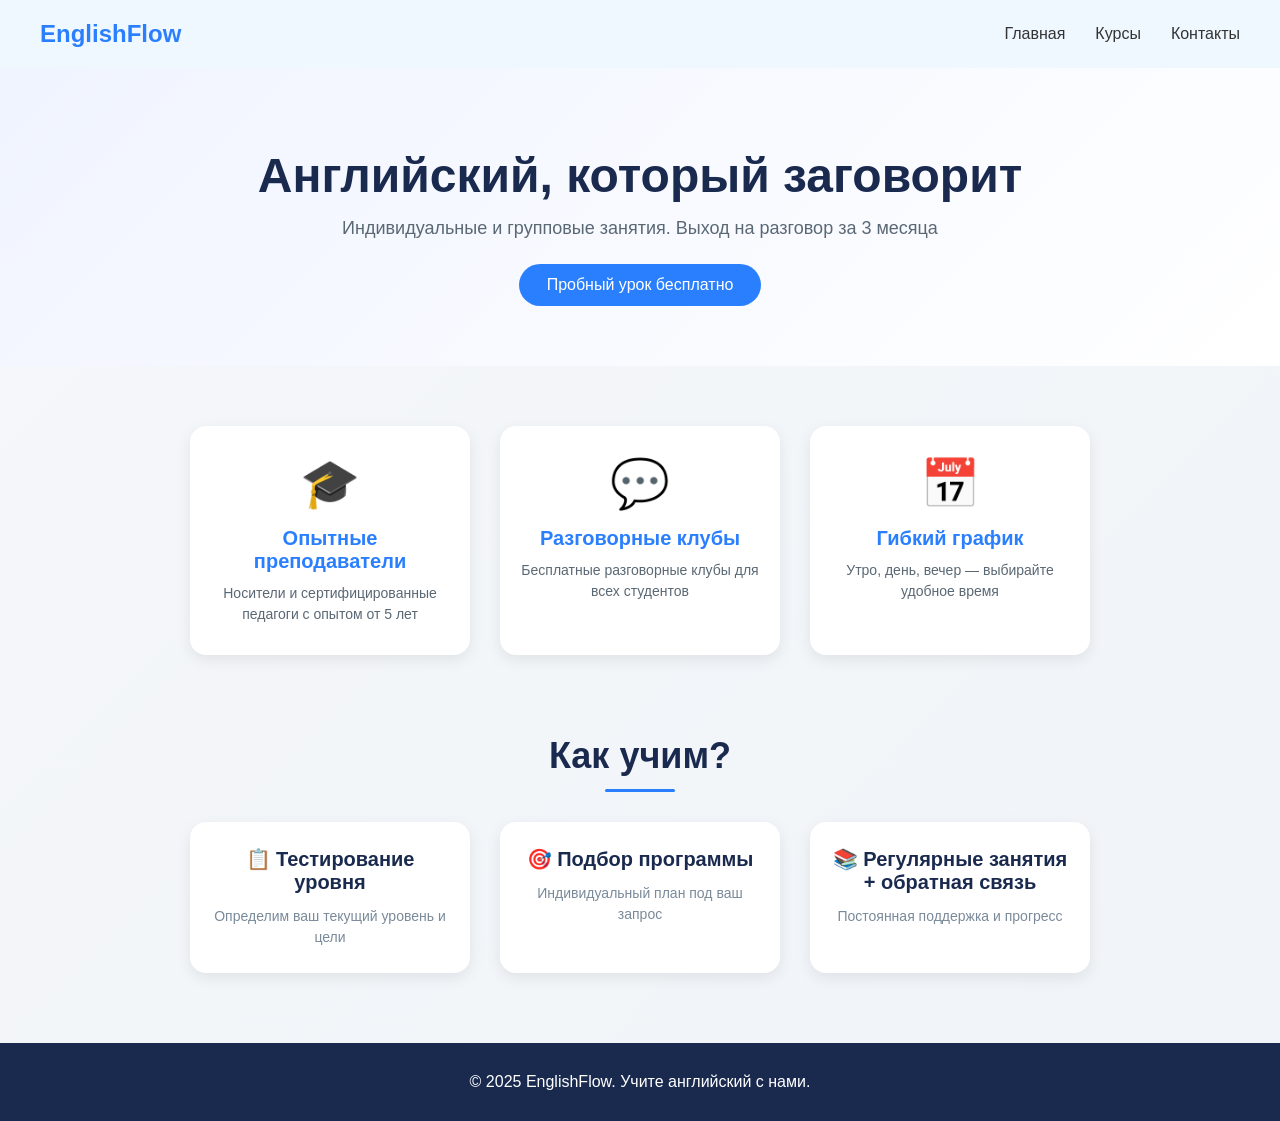
<file: index.html>
<!DOCTYPE html>
<html lang="ru">
<head>
    <meta charset="UTF-8">
    <title>EnglishFlow - обучение английскому</title>
    <link rel="icon" href="icon.ico" type="image/x-icon">
    <link href="style.css" rel="stylesheet"
</head>
<body>

<header>
    <div class="logo">EnglishFlow
    <a href="#"></a>
    </div>
    <nav>
        <ul>
            <li><a href="#">Главная</a></li>
            <li><a href="courses.html">Курсы</a></li>
            <li><a href="contacts.html">Контакты</a></li>
        </ul>
    </nav>
</header>

<section class="hero">
    <h1>Английский, который заговорит</h1>
    <p>Индивидуальные и групповые занятия. Выход на разговор за 3 месяца</p>
    <button class="btn">Пробный урок бесплатно</button>
</section>

<!-- БЛОК ПРЕИМУЩЕСТВ (сверху) -->
<div class="advantages">
    <div class="advantage-card">
        <div class="advantage-icon">🎓</div>
        <h3>Опытные преподаватели</h3>
        <p>Носители и сертифицированные педагоги с опытом от 5 лет</p>
    </div>
    <div class="advantage-card">
        <div class="advantage-icon">💬</div>
        <h3>Разговорные клубы</h3>
        <p>Бесплатные разговорные клубы для всех студентов</p>
    </div>
    <div class="advantage-card">
        <div class="advantage-icon">📅</div>
        <h3>Гибкий график</h3>
        <p>Утро, день, вечер — выбирайте удобное время</p>
    </div>
</div>

<!-- ЗАГОЛОВОК "КАК УЧИМ?" (теперь он под преимуществами) -->
<h2 class="how-title">Как учим?</h2>

<!-- БЛОК "КАК УЧИМ?" (3 шага) -->
<div class="steps">
    <div class="step-card">
        <h3>📋 Тестирование уровня</h3>
        <p>Определим ваш текущий уровень и цели</p>
    </div>
    <div class="step-card">
        <h3>🎯 Подбор программы</h3>
        <p>Индивидуальный план под ваш запрос</p>
    </div>
    <div class="step-card">
        <h3>📚 Регулярные занятия + обратная связь</h3>
        <p>Постоянная поддержка и прогресс</p>
    </div>
</div>

<footer>
    <p>© 2025 EnglishFlow. Учите английский с нами.</p>
</footer>

</body>
</html>
</file>
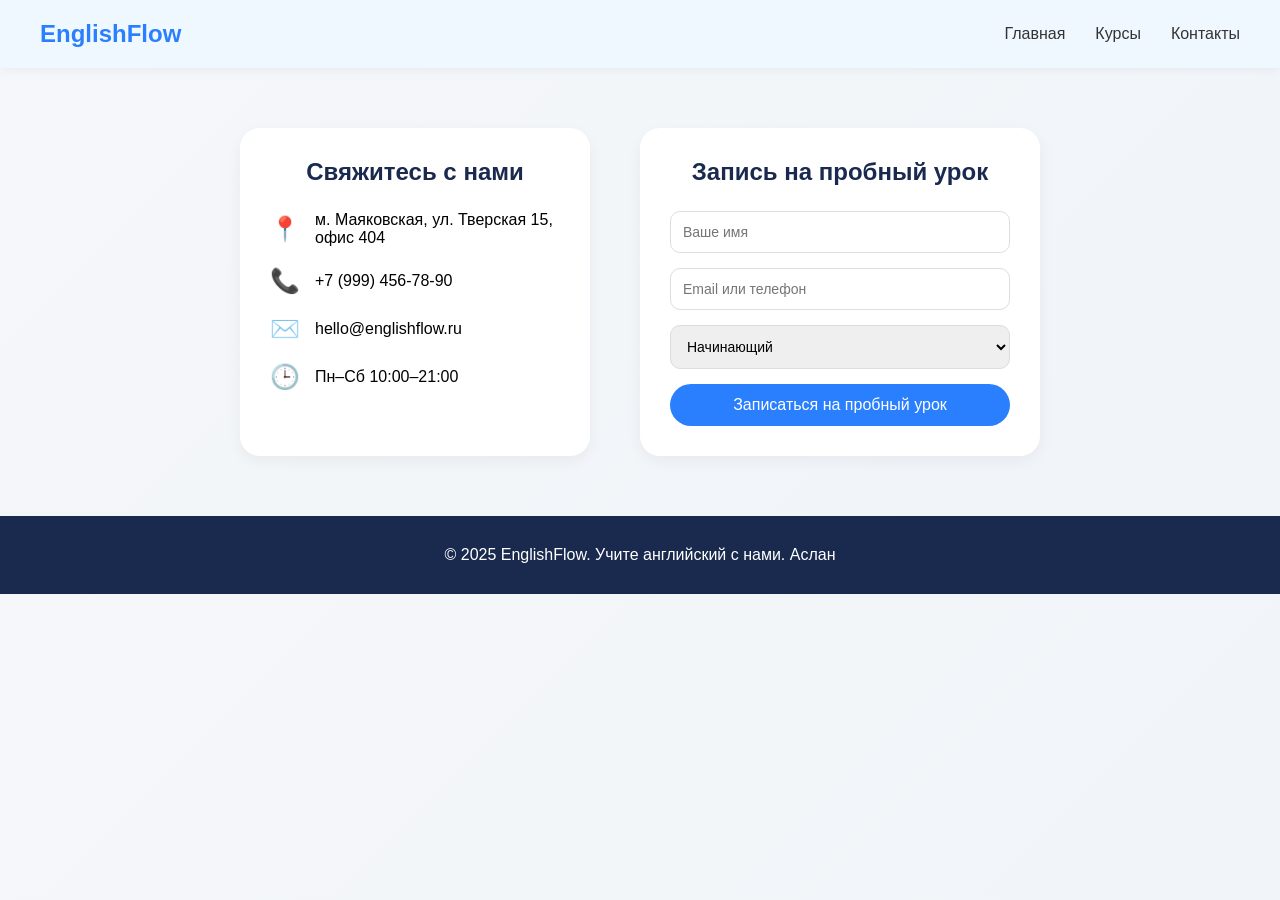
<file: contacts.html>
<!DOCTYPE html>
<html lang="ru">
<head>
    <meta charset="UTF-8">
    <title>Контакты | EnglishFlow</title>
    <link rel="stylesheet" href="style.css">
    <link rel="stylesheet" href="contacts.css">
</head>
<body>

<header>
    <div class="logo">EnglishFlow</div>
    <nav>
        <ul>
            <li><a href="index.html">Главная</a></li>
            <li><a href="courses.html">Курсы</a></li>
            <li><a href="contacts.html">Контакты</a></li>
        </ul>
    </nav>
</header>

<section class="contacts-page">
    <div class="contacts-info">
        <h2>Свяжитесь с нами</h2>
        
        <div class="info-item">
            <span class="icon">📍</span>
            <p>м. Маяковская, ул. Тверская 15, офис 404</p>
        </div>
        
        <div class="info-item">
            <span class="icon">📞</span>
            <p>+7 (999) 456-78-90</p>
        </div>
        
        <div class="info-item">
            <span class="icon">✉️</span>
            <p>hello@englishflow.ru</p>
        </div>
        
        <div class="info-item">
            <span class="icon">🕒</span>
            <p>Пн–Сб 10:00–21:00</p>
        </div>
    </div>

    <div class="contact-form">
        <h2>Запись на пробный урок</h2>
        <form>
            <input type="text" placeholder="Ваше имя" required>
            <input type="email" placeholder="Email или телефон" required>
            <select>
                <option>Начинающий</option>
                <option>Средний</option>
                <option>Продвинутый</option>
            </select>
            <button type="submit" class="btn">Записаться на пробный урок</button>
        </form>
    </div>
</section>

<footer>
    <p>© 2025 EnglishFlow. Учите английский с нами. Аслан</p>
</footer>

</body>
</html>
</file>
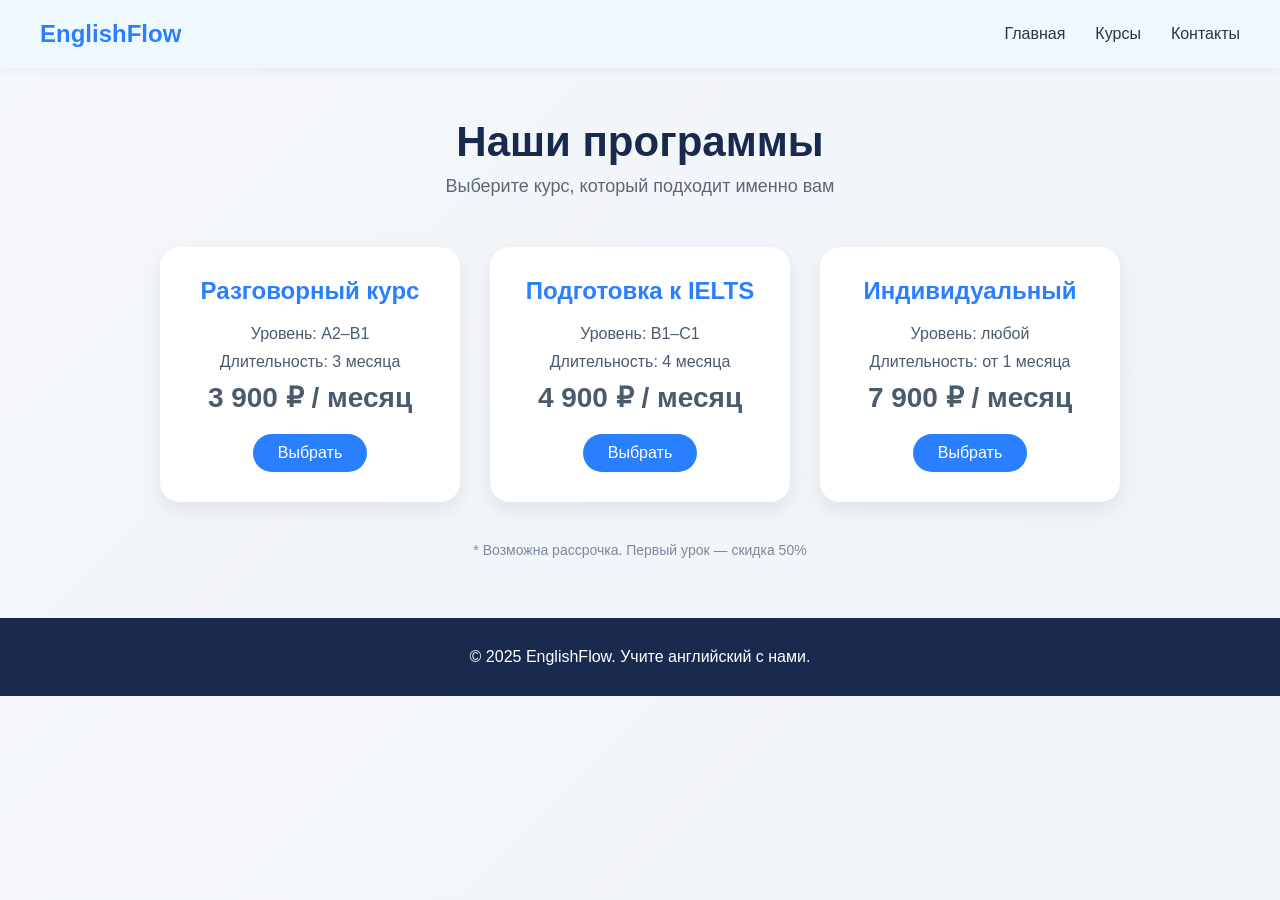
<file: courses.html>
<!DOCTYPE html>
<html lang="ru">
<head>
    <meta charset="UTF-8">
    <title>Курсы английского | EnglishFlow</title>
    <link rel="stylesheet" href="style.css">
    <link rel="stylesheet" href="courses.css">
</head>
<body>

<header>
    <div class="logo">EnglishFlow</div>
    <nav>
        <ul>
            <li><a href="index.html">Главная</a></li>
            <li><a href="courses.html">Курсы</a></li>
            <li><a href="contacts.html">Контакты</a></li>
        </ul>
    </nav>
</header>

<section class="page-header">
    <h1>Наши программы</h1>
    <p>Выберите курс, который подходит именно вам</p>
</section>

<div class="courses-grid">
    <div class="course-card">
        <h3>Разговорный курс</h3>
        <p class="level">Уровень: A2–B1</p>
        <p class="duration">Длительность: 3 месяца</p>
        <p class="price">3 900 ₽ / месяц</p>
        <a href="contacts.html" class="btn">Выбрать</a>
    </div>

    <div class="course-card">
        <h3>Подготовка к IELTS</h3>
        <p class="level">Уровень: B1–C1</p>
        <p class="duration">Длительность: 4 месяца</p>
        <p class="price">4 900 ₽ / месяц</p>
        <a href="contacts.html" class="btn">Выбрать</a>
    </div>

    <div class="course-card">
        <h3>Индивидуальный</h3>
        <p class="level">Уровень: любой</p>
        <p class="duration">Длительность: от 1 месяца</p>
        <p class="price">7 900 ₽ / месяц</p>
        <a href="contacts.html" class="btn">Выбрать</a>
    </div>
</div>

<div class="note">
    <p>* Возможна рассрочка. Первый урок — скидка 50%</p>
</div>

<footer>
    <p>© 2025 EnglishFlow. Учите английский с нами.</p>
</footer>

</body>
</html>
</file>
<file: style.css>
* {
    margin: 0;
    padding: 0;
    box-sizing: border-box;
}

body {
    font-family: 'Inter', Arial, sans-serif;
    background-color: #f8f9fa;
}

/* Шапка общая */
header {
    background-color: aliceblue;
    padding: 20px 40px;
    display: flex;
    justify-content: space-between;
    align-items: center;
    box-shadow: 0 2px 10px rgba(0,0,0,0.05);
}

.logo {
    font-size: 24px;
    font-weight: bold;
    color: #2A7FFF;
}

nav ul {
    display: flex;
    gap: 30px;
    list-style: none;
}

nav a {
    text-decoration: none;
    color: #333;
    font-weight: 500;
    transition: 0.3s;
}

nav a:hover {
    color: #2A7FFF;
}

/* Герой (общий стиль) */
.hero {
    text-align: center;
    padding: 80px 20px 60px;
    background: linear-gradient(135deg, #f0f4ff, #fff);
}

.hero h1 {
    font-size: 48px;
    color: #1a2a4f;
    margin-bottom: 15px;
}

.hero p {
    font-size: 18px;
    color: #5a6874;
    max-width: 600px;
    margin: 0 auto 25px;
}

/* Кнопка общая */
.btn {
    background: #2A7FFF;
    color: white;
    border: none;
    padding: 12px 28px;
    font-size: 16px;
    border-radius: 40px;
    cursor: pointer;
    transition: 0.3s;
    text-decoration: none;
    display: inline-block;
}

.btn:hover {
    background: #1a5fd0;
    transform: translateY(-2px);
}

/* Подвал общий */
footer {
    background: #1a2a4f;
    color: white;
    text-align: center;
    padding: 30px;
    margin-top: 60px;
}
/* ======= БЛОК ПРЕИМУЩЕСТВ (3 карточки) ======= */
.advantages {
    display: flex;
    justify-content: center;
    gap: 30px;
    flex-wrap: wrap;
    max-width: 1100px;
    margin: 60px auto 20px;
    padding: 0 20px;
}

.advantage-card {
    background: white;
    width: 280px;
    padding: 30px 20px;
    text-align: center;
    border-radius: 16px;
    box-shadow: 0 5px 15px rgba(0,0,0,0.08);
    transition: all 0.3s ease;
}

.advantage-card:hover {
    transform: translateY(-5px);
    box-shadow: 0 10px 25px rgba(0,0,0,0.12);
}

.advantage-icon {
    font-size: 48px;
    margin-bottom: 15px;
}

.advantage-card h3 {
    color: #2A7FFF;
    margin: 15px 0 10px;
    font-size: 20px;
}

.advantage-card p {
    color: #5a6874;
    font-size: 14px;
    line-height: 1.5;
}

/* ======= ЗАГОЛОВОК "КАК УЧИМ?" ======= */
.how-title {
    text-align: center;
    font-size: 36px;
    font-weight: 700;
    color: #1a2a4f;
    margin: 80px 0 30px;
    position: relative;
    padding-bottom: 15px;
}

.how-title::after {
    content: '';
    position: absolute;
    bottom: 0;
    left: 50%;
    transform: translateX(-50%);
    width: 70px;
    height: 3px;
    background: #2A7FFF;
    border-radius: 3px;
}

/* ======= БЛОК "КАК УЧИМ?" (3 шага) ======= */
.steps {
    display: flex;
    justify-content: center;
    gap: 30px;
    flex-wrap: wrap;
    max-width: 1100px;
    margin: 0 auto 70px;
    padding: 0 20px;
}

.step-card {
    background: white;
    width: 280px;
    padding: 25px 20px;
    text-align: center;
    border-radius: 16px;
    box-shadow: 0 5px 15px rgba(0,0,0,0.08);
    transition: all 0.3s ease;
}

.step-card:hover {
    transform: translateY(-5px);
    box-shadow: 0 10px 25px rgba(0,0,0,0.12);
}

.step-card h3 {
    font-size: 20px;
    color: #1a2a4f;
    margin-bottom: 12px;
}

.step-card p {
    color: #7a8a9a;
    font-size: 14px;
    line-height: 1.5;
}
body {
    background: linear-gradient(135deg, #f5f7fa 0%, #f0f4f8 100%);
}
</file>
<file: contacts.css>
/* Страница контактов */
.contacts-page {
    display: flex;
    justify-content: center;
    gap: 50px;
    flex-wrap: wrap;
    max-width: 1100px;
    margin: 60px auto;
    padding: 0 20px;
}

/* Блок с контактной информацией */
.contacts-info {
    background: white;
    padding: 30px;
    border-radius: 20px;
    width: 350px;
    box-shadow: 0 5px 15px rgba(0,0,0,0.05);
}

.contacts-info h2 {
    color: #1a2a4f;
    margin-bottom: 25px;
    text-align: center;
}

.info-item {
    display: flex;
    align-items: center;
    gap: 15px;
    margin-bottom: 20px;
}

.icon {
    font-size: 24px;
}

/* Форма */
.contact-form {
    background: white;
    padding: 30px;
    border-radius: 20px;
    width: 400px;
    box-shadow: 0 5px 15px rgba(0,0,0,0.05);
}

.contact-form h2 {
    color: #1a2a4f;
    margin-bottom: 25px;
    text-align: center;
}

.contact-form input,
.contact-form select {
    width: 100%;
    padding: 12px;
    margin-bottom: 15px;
    border: 1px solid #ddd;
    border-radius: 10px;
    font-size: 14px;
}

.contact-form button {
    width: 100%;
}
</file>
<file: courses.css>
/* Заголовок страницы курсов */
.page-header {
    text-align: center;
    padding: 50px 20px 30px;
}

.page-header h1 {
    font-size: 42px;
    color: #1a2a4f;
    margin-bottom: 10px;
}

.page-header p {
    color: #5a6874;
    font-size: 18px;
}

/* Сетка карточек курсов */
.courses-grid {
    display: flex;
    justify-content: center;
    gap: 30px;
    flex-wrap: wrap;
    max-width: 1200px;
    margin: 0 auto;
    padding: 20px;
}

/* Карточка курса */
.course-card {
    background: white;
    width: 300px;
    padding: 30px 25px;
    border-radius: 20px;
    text-align: center;
    box-shadow: 0 8px 20px rgba(0,0,0,0.08);
    transition: transform 0.3s;
}

.course-card:hover {
    transform: translateY(-8px);
}

.course-card h3 {
    font-size: 24px;
    color: #2A7FFF;
    margin-bottom: 20px;
}

.course-card p {
    margin: 10px 0;
    color: #4a5b6e;
}

.price {
    font-size: 28px;
    font-weight: bold;
    color: #1a2a4f;
    margin: 20px 0;
}

.course-card .btn {
    margin-top: 10px;
    padding: 10px 25px;
}

/* Примечание под карточками */
.note {
    text-align: center;
    color: #7a8a9a;
    font-size: 14px;
    margin: 20px 0 40px;
}
</file>
